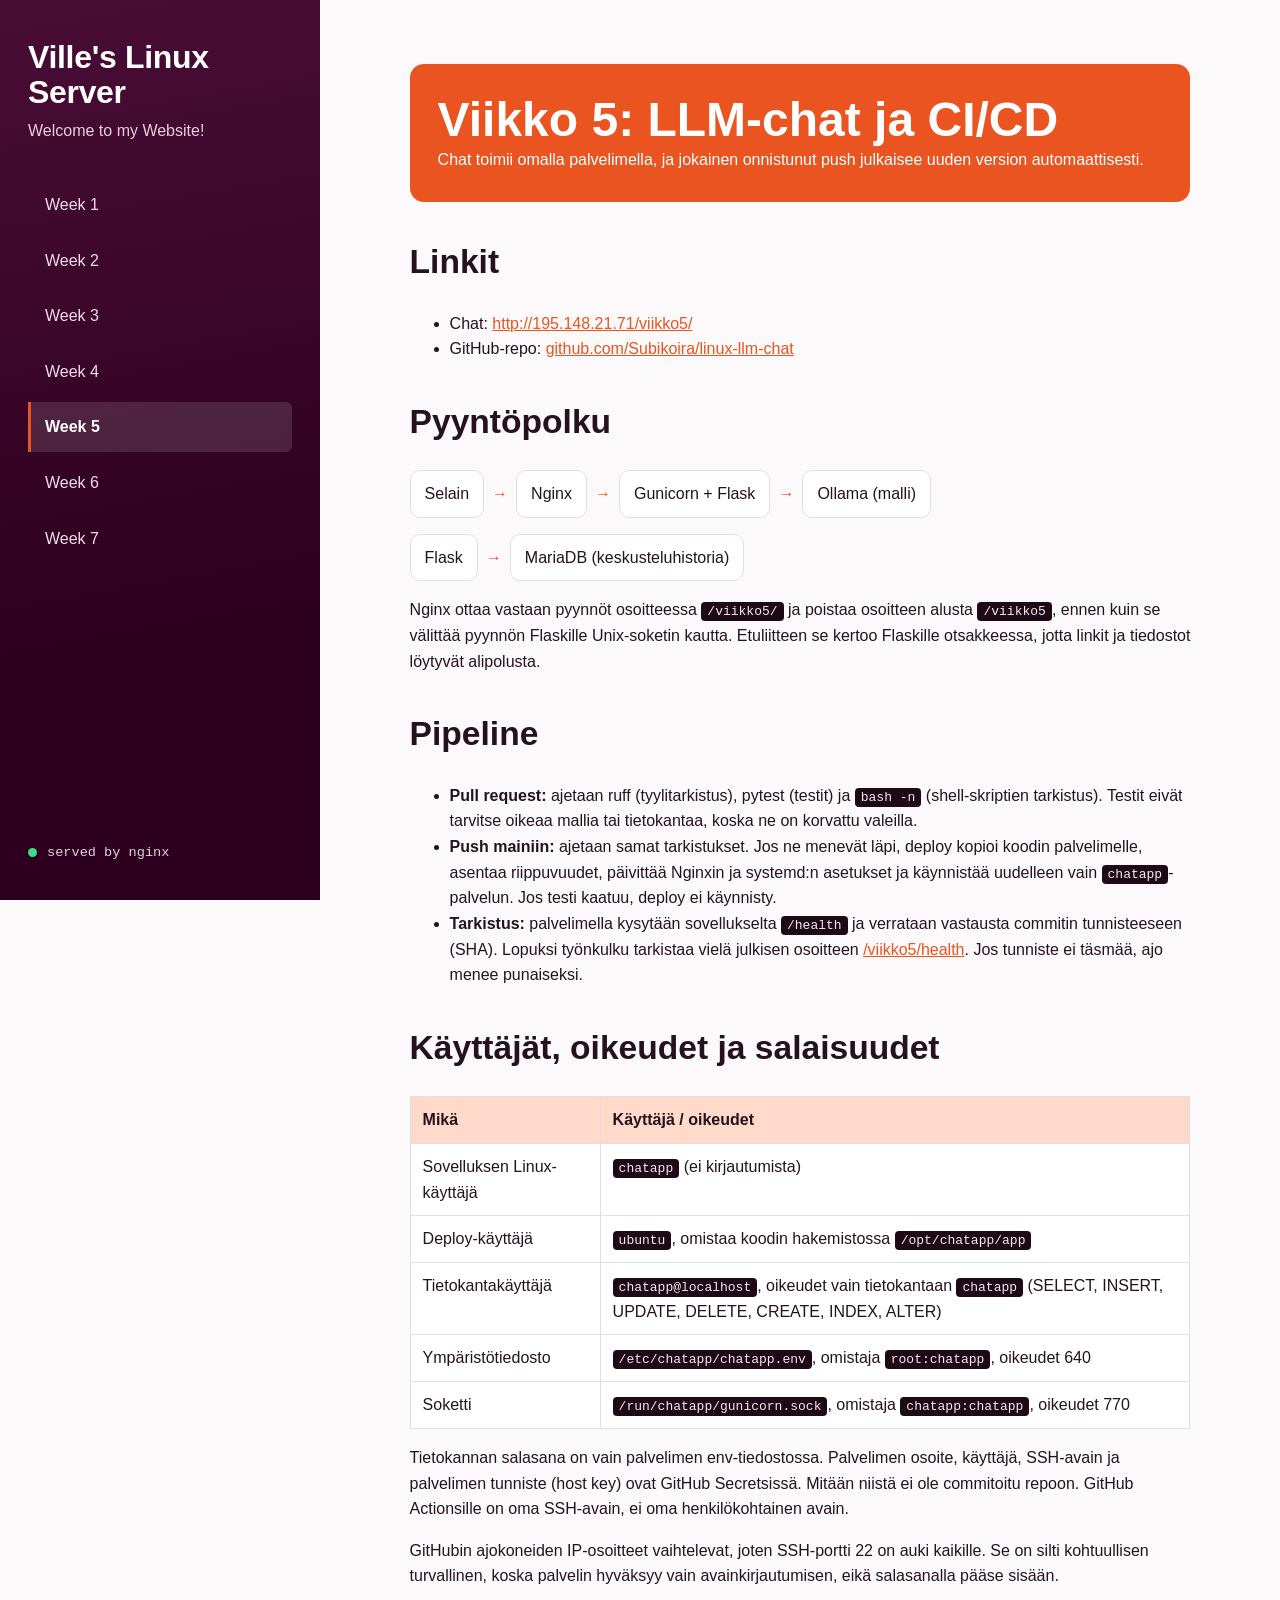
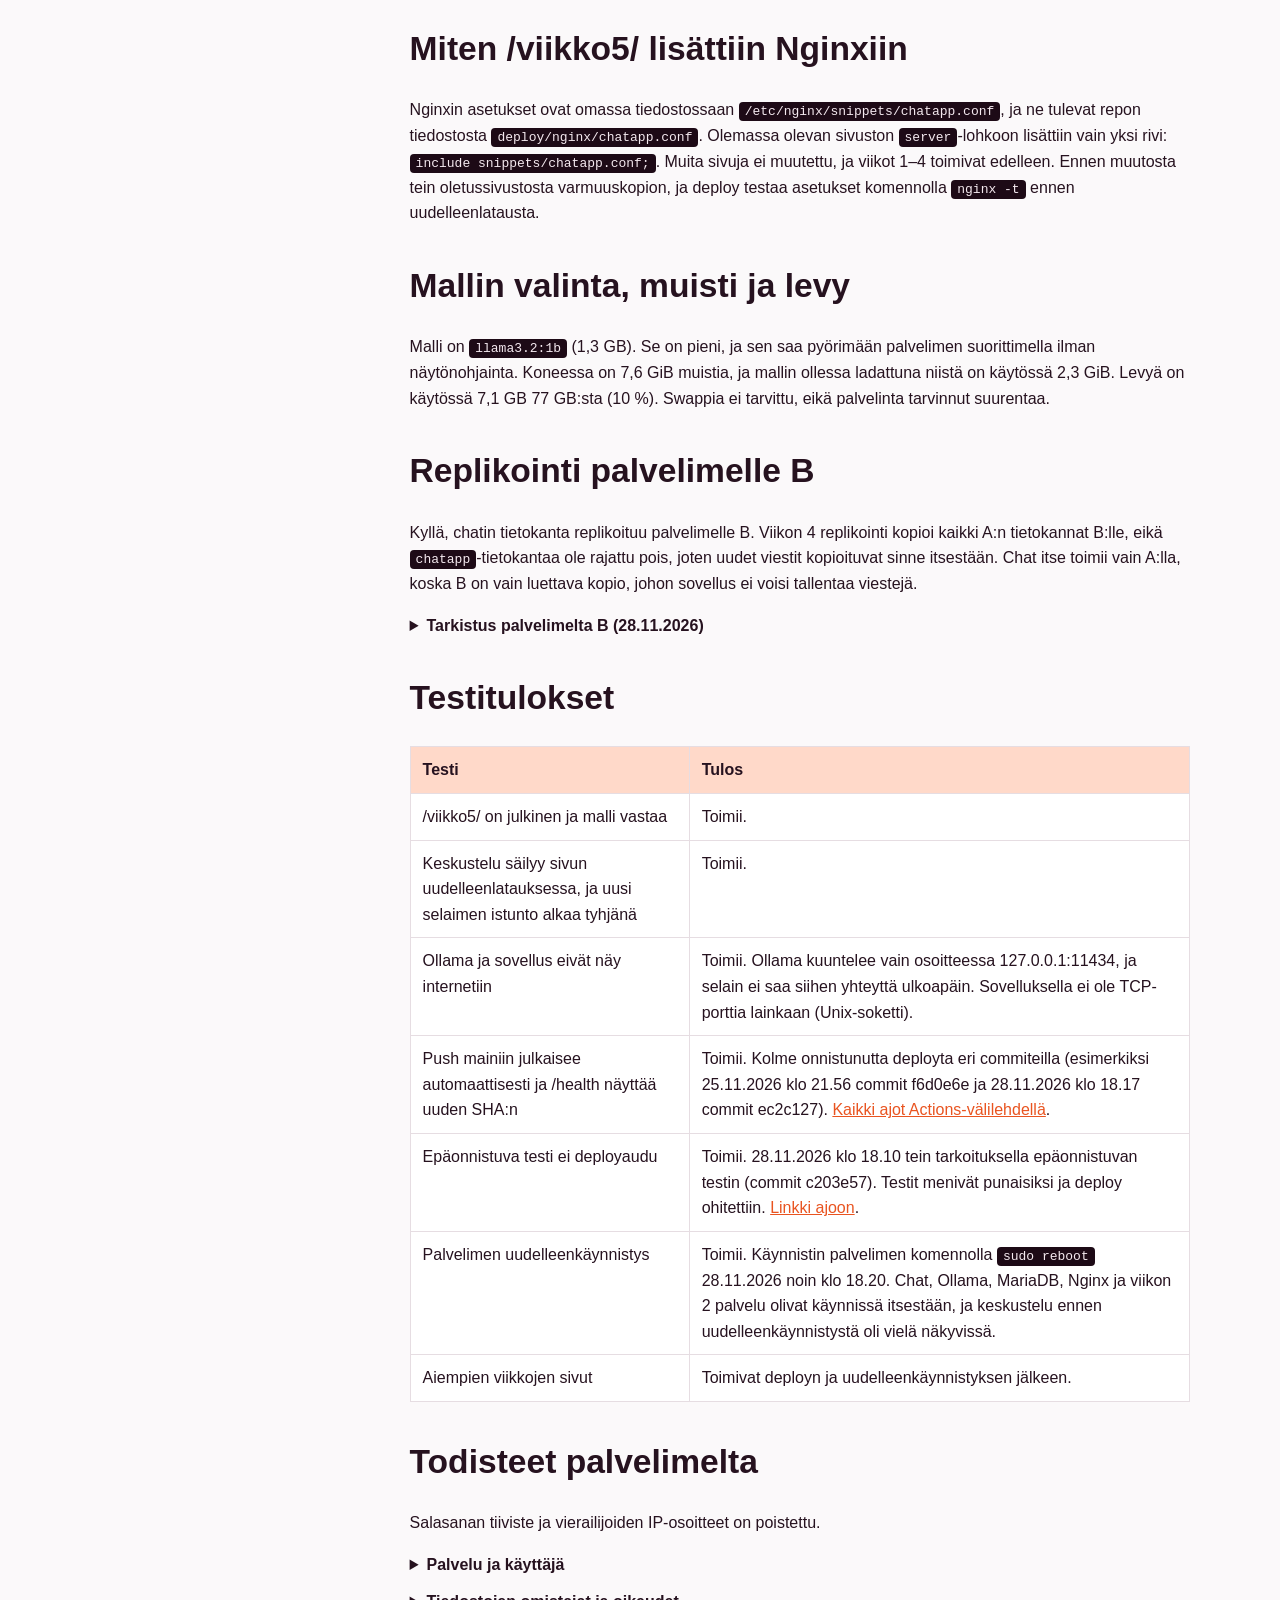
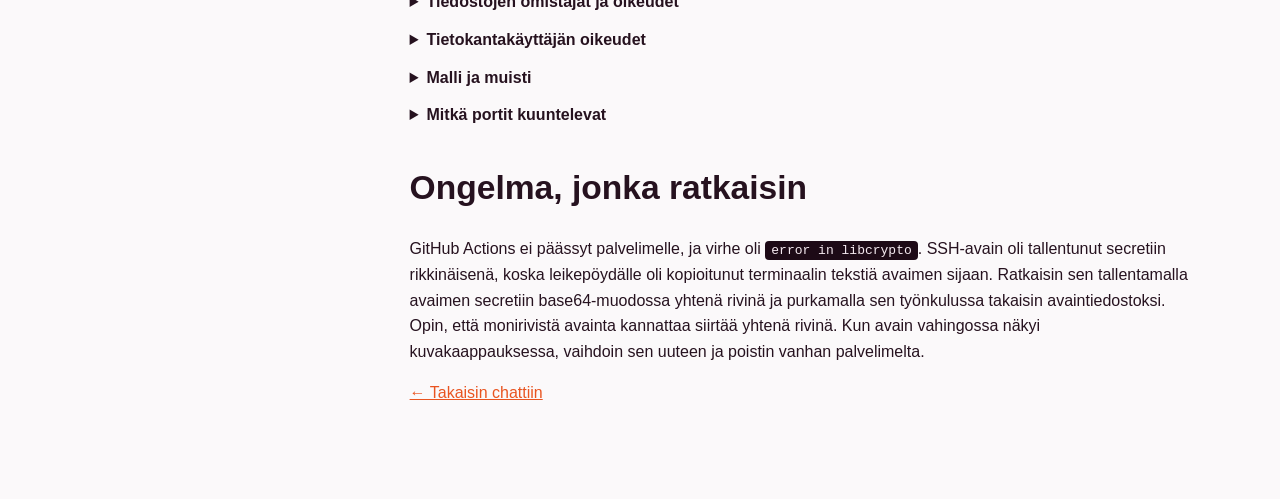
<file: static/dokumentaatio.html>
<!DOCTYPE html>
<html lang="fi">
<head>
  <meta charset="UTF-8">
  <meta name="viewport" content="width=device-width, initial-scale=1">
  <title>Viikko 5 – dokumentaatio</title>
  <style>
    :root {
      --aubergine: #2c001e; --aubergine-2: #4a0d36; --orange: #e95420; --orange-soft: #ffd9c9;
      --paper: #fbf9fa; --card: #ffffff; --ink: #26121f; --muted: #6d5a66; --line: #e6dde2;
      --code-bg: #1d0a16; --code-text: #f4e9ef;
    }
    @media (prefers-color-scheme: dark) {
      :root { --paper: #170a13; --card: #231019; --ink: #f4e9ef; --muted: #b49aa9; --line: #3b2332; --orange-soft: #5a2412; --code-bg: #0e0409; }
    }
    * { box-sizing: border-box; }
    body { margin: 0; min-height: 100vh; display: grid; grid-template-columns: 320px 1fr; background: var(--paper); color: var(--ink); font-family: "Segoe UI", "Helvetica Neue", Arial, sans-serif; line-height: 1.6; }
    aside { position: sticky; top: 0; height: 100vh; display: flex; flex-direction: column; justify-content: space-between; padding: 40px 28px; background: linear-gradient(170deg, var(--aubergine-2), var(--aubergine) 70%); color: #fff; }
    aside h1 { margin: 0 0 8px; font-size: 2rem; line-height: 1.1; letter-spacing: -0.01em; }
    aside .sub { margin: 0 0 36px; color: #e8cfdc; }
    [role="tablist"] { display: flex; flex-direction: column; gap: 6px; }
    [role="tab"] { text-align: left; font: inherit; color: #f0dde7; text-decoration: none; border-left: 3px solid transparent; padding: 12px 14px; border-radius: 0 6px 6px 0; }
    [role="tab"]:hover { background: rgba(255,255,255,0.08); }
    [role="tab"][aria-selected="true"] { background: rgba(255,255,255,0.12); color: #fff; border-left-color: var(--orange); font-weight: 600; }
    .served { display: flex; align-items: center; gap: 10px; font: 0.85rem ui-monospace, Consolas, monospace; color: #e8cfdc; }
    .served i { width: 9px; height: 9px; border-radius: 50%; background: #3ddc84; }
    main { padding: 64px 7vw 80px; max-width: 980px; }
    main h2 { margin: 0 0 28px; font-size: clamp(1.5rem, 3vw, 2.1rem); line-height: 1.2; }
    section { margin-top: 40px; }
    section h3 { margin: 0 0 10px; font-size: 1.25rem; }
    a { color: var(--orange); }
    code { background: var(--code-bg); color: var(--code-text); padding: 2px 6px; border-radius: 4px; overflow-wrap: anywhere; }
    pre { background: var(--code-bg); color: var(--code-text); padding: 14px 16px; border-radius: 8px; overflow-x: auto; font-size: 0.85rem; line-height: 1.45; }
    pre code { padding: 0; background: none; }
    details { margin-top: 12px; }
    summary { cursor: pointer; font-weight: 600; }
    .path { display: flex; flex-wrap: wrap; align-items: center; gap: 8px; margin: 16px 0; }
    .path span { padding: 10px 14px; border: 1px solid var(--line); background: var(--card); border-radius: 10px; }
    .path b { color: var(--orange); }
    .distro { padding: 30px 28px; border-radius: 14px; background: var(--orange); color: #fff; }
    .distro strong { display: block; font-size: clamp(1.8rem, 5vw, 3rem); line-height: 1.1; }
    table { width: 100%; border-collapse: collapse; background: var(--card); }
    th, td { border: 1px solid var(--line); padding: 10px 12px; text-align: left; vertical-align: top; }
    th { background: var(--orange-soft); color: var(--ink); }
    .table-scroll { overflow-x: auto; }
    @media (max-width: 820px) {
      body { grid-template-columns: 1fr; }
      aside { position: static; height: auto; padding: 28px 20px 12px; gap: 20px; }
      aside .sub { margin-bottom: 16px; }
      [role="tablist"] { flex-direction: row; overflow-x: auto; gap: 4px; }
      [role="tab"] { white-space: nowrap; border-left: 0; border-bottom: 3px solid transparent; border-radius: 6px 6px 0 0; }
      [role="tab"][aria-selected="true"] { border-bottom-color: var(--orange); }
      .served { display: none; }
      main { padding: 36px 20px 60px; }
    }
  </style>
</head>
<body>
  <aside>
    <div>
      <h1>Ville's Linux Server</h1>
      <p class="sub">Welcome to my Website!</p>
      <div role="tablist" aria-label="Viikot">
        <a role="tab" href="/" aria-selected="false">Week 1</a>
        <a role="tab" href="/viikko2/" aria-selected="false">Week 2</a>
        <a role="tab" href="/viikko3/" aria-selected="false">Week 3</a>
        <a role="tab" href="http://128.214.254.158/viikko4/" aria-selected="false">Week 4</a>
        <a role="tab" href="/viikko5/" aria-selected="true">Week 5</a>
        <a role="tab" href="/viikko6/" aria-selected="false">Week 6</a>
        <a role="tab" href="/viikko7/" aria-selected="false">Week 7</a>
      </div>
    </div>
    <div class="served"><i></i>served by nginx</div>
  </aside>

  <main>
    <div class="distro">
      <strong>Viikko 5: LLM-chat ja CI/CD</strong>
      Chat toimii omalla palvelimella, ja jokainen onnistunut push julkaisee uuden version automaattisesti.
    </div>

    <section>
      <h2>Linkit</h2>
      <ul>
        <li>Chat: <a href="/viikko5/">http://195.148.21.71/viikko5/</a></li>
        <li>GitHub-repo: <a href="https://github.com/Subikoira/linux-llm-chat">github.com/Subikoira/linux-llm-chat</a></li>
      </ul>
    </section>

    <section>
      <h2>Pyyntöpolku</h2>
      <div class="path">
        <span>Selain</span><b>→</b><span>Nginx</span><b>→</b><span>Gunicorn + Flask</span><b>→</b><span>Ollama (malli)</span>
      </div>
      <div class="path">
        <span>Flask</span><b>→</b><span>MariaDB (keskusteluhistoria)</span>
      </div>
      <p>Nginx ottaa vastaan pyynnöt osoitteessa <code>/viikko5/</code> ja poistaa osoitteen alusta <code>/viikko5</code>, ennen kuin se välittää pyynnön Flaskille Unix-soketin kautta. Etuliitteen se kertoo Flaskille otsakkeessa, jotta linkit ja tiedostot löytyvät alipolusta.</p>
    </section>

    <section>
      <h2>Pipeline</h2>
      <ul>
        <li><b>Pull request:</b> ajetaan ruff (tyylitarkistus), pytest (testit) ja <code>bash -n</code> (shell-skriptien tarkistus). Testit eivät tarvitse oikeaa mallia tai tietokantaa, koska ne on korvattu valeilla.</li>
        <li><b>Push mainiin:</b> ajetaan samat tarkistukset. Jos ne menevät läpi, deploy kopioi koodin palvelimelle, asentaa riippuvuudet, päivittää Nginxin ja systemd:n asetukset ja käynnistää uudelleen vain <code>chatapp</code>-palvelun. Jos testi kaatuu, deploy ei käynnisty.</li>
        <li><b>Tarkistus:</b> palvelimella kysytään sovellukselta <code>/health</code> ja verrataan vastausta commitin tunnisteeseen (SHA). Lopuksi työnkulku tarkistaa vielä julkisen osoitteen <a href="/viikko5/health">/viikko5/health</a>. Jos tunniste ei täsmää, ajo menee punaiseksi.</li>
      </ul>
    </section>

    <section>
      <h2>Käyttäjät, oikeudet ja salaisuudet</h2>
      <div class="table-scroll">
        <table>
          <thead><tr><th>Mikä</th><th>Käyttäjä / oikeudet</th></tr></thead>
          <tbody>
            <tr><td>Sovelluksen Linux-käyttäjä</td><td><code>chatapp</code> (ei kirjautumista)</td></tr>
            <tr><td>Deploy-käyttäjä</td><td><code>ubuntu</code>, omistaa koodin hakemistossa <code>/opt/chatapp/app</code></td></tr>
            <tr><td>Tietokantakäyttäjä</td><td><code>chatapp@localhost</code>, oikeudet vain tietokantaan <code>chatapp</code> (SELECT, INSERT, UPDATE, DELETE, CREATE, INDEX, ALTER)</td></tr>
            <tr><td>Ympäristötiedosto</td><td><code>/etc/chatapp/chatapp.env</code>, omistaja <code>root:chatapp</code>, oikeudet 640</td></tr>
            <tr><td>Soketti</td><td><code>/run/chatapp/gunicorn.sock</code>, omistaja <code>chatapp:chatapp</code>, oikeudet 770</td></tr>
          </tbody>
        </table>
      </div>
      <p>Tietokannan salasana on vain palvelimen env-tiedostossa. Palvelimen osoite, käyttäjä, SSH-avain ja palvelimen tunniste (host key) ovat GitHub Secretsissä. Mitään niistä ei ole commitoitu repoon. GitHub Actionsille on oma SSH-avain, ei oma henkilökohtainen avain.</p>
      <p>GitHubin ajokoneiden IP-osoitteet vaihtelevat, joten SSH-portti 22 on auki kaikille. Se on silti kohtuullisen turvallinen, koska palvelin hyväksyy vain avainkirjautumisen, eikä salasanalla pääse sisään.</p>
    </section>

    <section>
      <h2>Miten /viikko5/ lisättiin Nginxiin</h2>
      <p>Nginxin asetukset ovat omassa tiedostossaan <code>/etc/nginx/snippets/chatapp.conf</code>, ja ne tulevat repon tiedostosta <code>deploy/nginx/chatapp.conf</code>. Olemassa olevan sivuston <code>server</code>-lohkoon lisättiin vain yksi rivi: <code>include snippets/chatapp.conf;</code>. Muita sivuja ei muutettu, ja viikot 1–4 toimivat edelleen. Ennen muutosta tein oletussivustosta varmuuskopion, ja deploy testaa asetukset komennolla <code>nginx -t</code> ennen uudelleenlatausta.</p>
    </section>

    <section>
      <h2>Mallin valinta, muisti ja levy</h2>
      <p>Malli on <code>llama3.2:1b</code> (1,3 GB). Se on pieni, ja sen saa pyörimään palvelimen suorittimella ilman näytönohjainta. Koneessa on 7,6 GiB muistia, ja mallin ollessa ladattuna niistä on käytössä 2,3 GiB. Levyä on käytössä 7,1 GB 77 GB:sta (10 %). Swappia ei tarvittu, eikä palvelinta tarvinnut suurentaa.</p>
    </section>

    <section>
      <h2>Replikointi palvelimelle B</h2>
      <p>Kyllä, chatin tietokanta replikoituu palvelimelle B. Viikon 4 replikointi kopioi kaikki A:n tietokannat B:lle, eikä <code>chatapp</code>-tietokantaa ole rajattu pois, joten uudet viestit kopioituvat sinne itsestään. Chat itse toimii vain A:lla, koska B on vain luettava kopio, johon sovellus ei voisi tallentaa viestejä.</p>
      <details>
        <summary>Tarkistus palvelimelta B (28.11.2026)</summary>
<pre><code>$ sudo mysql -e "SHOW DATABASES;"
chatapp
information_schema
mysql
performance_schema
sys
viikko2

$ sudo mysql -e "SELECT COUNT(*) AS viesteja FROM chatapp.messages;"
viesteja
8</code></pre>
      </details>
    </section>

    <section>
      <h2>Testitulokset</h2>
      <div class="table-scroll">
        <table>
          <thead><tr><th>Testi</th><th>Tulos</th></tr></thead>
          <tbody>
            <tr><td>/viikko5/ on julkinen ja malli vastaa</td><td>Toimii.</td></tr>
            <tr><td>Keskustelu säilyy sivun uudelleenlatauksessa, ja uusi selaimen istunto alkaa tyhjänä</td><td>Toimii.</td></tr>
            <tr><td>Ollama ja sovellus eivät näy internetiin</td><td>Toimii. Ollama kuuntelee vain osoitteessa 127.0.0.1:11434, ja selain ei saa siihen yhteyttä ulkoapäin. Sovelluksella ei ole TCP-porttia lainkaan (Unix-soketti).</td></tr>
            <tr><td>Push mainiin julkaisee automaattisesti ja /health näyttää uuden SHA:n</td><td>Toimii. Kolme onnistunutta deployta eri commiteilla (esimerkiksi 25.11.2026 klo 21.56 commit f6d0e6e ja 28.11.2026 klo 18.17 commit ec2c127). <a href="https://github.com/Subikoira/linux-llm-chat/actions">Kaikki ajot Actions-välilehdellä</a>.</td></tr>
            <tr><td>Epäonnistuva testi ei deployaudu</td><td>Toimii. 28.11.2026 klo 18.10 tein tarkoituksella epäonnistuvan testin (commit c203e57). Testit menivät punaisiksi ja deploy ohitettiin. <a href="https://github.com/Subikoira/linux-llm-chat/actions/runs/46163682130">Linkki ajoon</a>.</td></tr>
            <tr><td>Palvelimen uudelleenkäynnistys</td><td>Toimii. Käynnistin palvelimen komennolla <code>sudo reboot</code> 28.11.2026 noin klo 18.20. Chat, Ollama, MariaDB, Nginx ja viikon 2 palvelu olivat käynnissä itsestään, ja keskustelu ennen uudelleenkäynnistystä oli vielä näkyvissä.</td></tr>
            <tr><td>Aiempien viikkojen sivut</td><td>Toimivat deployn ja uudelleenkäynnistyksen jälkeen.</td></tr>
          </tbody>
        </table>
      </div>
    </section>

    <section>
      <h2>Todisteet palvelimelta</h2>
      <p>Salasanan tiiviste ja vierailijoiden IP-osoitteet on poistettu.</p>
      <details>
        <summary>Palvelu ja käyttäjä</summary>
<pre><code>$ systemctl status chatapp --no-pager
● chatapp.service - LLM-chat (Flask + Gunicorn)
     Loaded: loaded (/etc/systemd/system/chatapp.service; enabled; preset: enabled)
     Active: active (running) since Wed 2026-11-25 19:57:09 UTC; 8min ago
   Main PID: 409247 (gunicorn)
      Tasks: 5 (limit: 7955)
     Memory: 71.6M (peak: 72.6M)

$ systemctl show chatapp -p User -p Group
User=chatapp
Group=chatapp</code></pre>
      </details>
      <details>
        <summary>Tiedostojen omistajat ja oikeudet</summary>
<pre><code>$ ls -l /opt/chatapp/app
-rw-rw-r-- 1 ubuntu ubuntu   41 Nov 25 19:57 REVISION
-rw-r--r-- 1 ubuntu ubuntu 4482 Nov 25 19:56 app.py
-rw-r--r-- 1 ubuntu ubuntu 1918 Nov 25 19:56 db.py
drwxr-xr-x 5 ubuntu ubuntu 4096 Nov 25 19:56 deploy
-rw-r--r-- 1 ubuntu ubuntu  150 Nov 25 19:56 pyproject.toml
-rw-r--r-- 1 ubuntu ubuntu   40 Nov 25 19:56 requirements-dev.txt
-rw-r--r-- 1 ubuntu ubuntu   61 Nov 25 19:56 requirements.txt
drwxr-xr-x 2 ubuntu ubuntu 4096 Nov 25 19:56 scripts
drwxr-xr-x 2 ubuntu ubuntu 4096 Nov 25 19:56 static
drwxr-xr-x 2 ubuntu ubuntu 4096 Nov 25 19:56 templates
-rw-r--r-- 1 ubuntu ubuntu 4979 Nov 25 19:56 test_app.py

$ ls -l /etc/chatapp/chatapp.env
-rw-r----- 1 root chatapp 263 Nov 25 19:10 /etc/chatapp/chatapp.env

$ ls -l /run/chatapp/
srwxrwx--- 1 chatapp chatapp 0 Nov 25 19:57 gunicorn.sock</code></pre>
      </details>
      <details>
        <summary>Tietokantakäyttäjän oikeudet</summary>
<pre><code>$ sudo mysql -e "SHOW GRANTS FOR 'chatapp'@'localhost';"
GRANT USAGE ON *.* TO `chatapp`@`localhost` IDENTIFIED BY PASSWORD '&lt;poistettu&gt;'
GRANT SELECT, INSERT, UPDATE, DELETE, CREATE, INDEX, ALTER ON `chatapp`.* TO `chatapp`@`localhost`</code></pre>
      </details>
      <details>
        <summary>Malli ja muisti</summary>
<pre><code>$ ollama list
NAME           ID              SIZE      MODIFIED
llama3.2:1b    baf6a787fdff    1.3 GB    56 minutes ago

$ free -h   (malli ladattuna)
               total        used        free      shared  buff/cache   available
Mem:           7.6Gi       2.3Gi       281Mi       4.1Mi       5.3Gi       5.3Gi
Swap:             0B          0B          0B</code></pre>
      </details>
      <details>
        <summary>Mitkä portit kuuntelevat</summary>
<pre><code>$ sudo ss -ltnp
State   Recv-Q  Send-Q  Local Address:Port   Peer Address:Port  Process
LISTEN  0       2048    127.0.0.1:8080       0.0.0.0:*          gunicorn (viikot 1-3)
LISTEN  0       511     0.0.0.0:80           0.0.0.0:*          nginx
LISTEN  0       4096    0.0.0.0:22           0.0.0.0:*          sshd
LISTEN  0       80      127.0.0.1:3306       0.0.0.0:*          mariadbd
LISTEN  0       4096    127.0.0.1:11434      0.0.0.0:*          ollama</code></pre>
      </details>
    </section>

    <section>
      <h2>Ongelma, jonka ratkaisin</h2>
      <p>GitHub Actions ei päässyt palvelimelle, ja virhe oli <code>error in libcrypto</code>. SSH-avain oli tallentunut secretiin rikkinäisenä, koska leikepöydälle oli kopioitunut terminaalin tekstiä avaimen sijaan. Ratkaisin sen tallentamalla avaimen secretiin base64-muodossa yhtenä rivinä ja purkamalla sen työnkulussa takaisin avaintiedostoksi. Opin, että monirivistä avainta kannattaa siirtää yhtenä rivinä. Kun avain vahingossa näkyi kuvakaappauksessa, vaihdoin sen uuteen ja poistin vanhan palvelimelta.</p>
    </section>

    <p><a href="/viikko5/">← Takaisin chattiin</a></p>
  </main>
</body>
</html>
</file>
